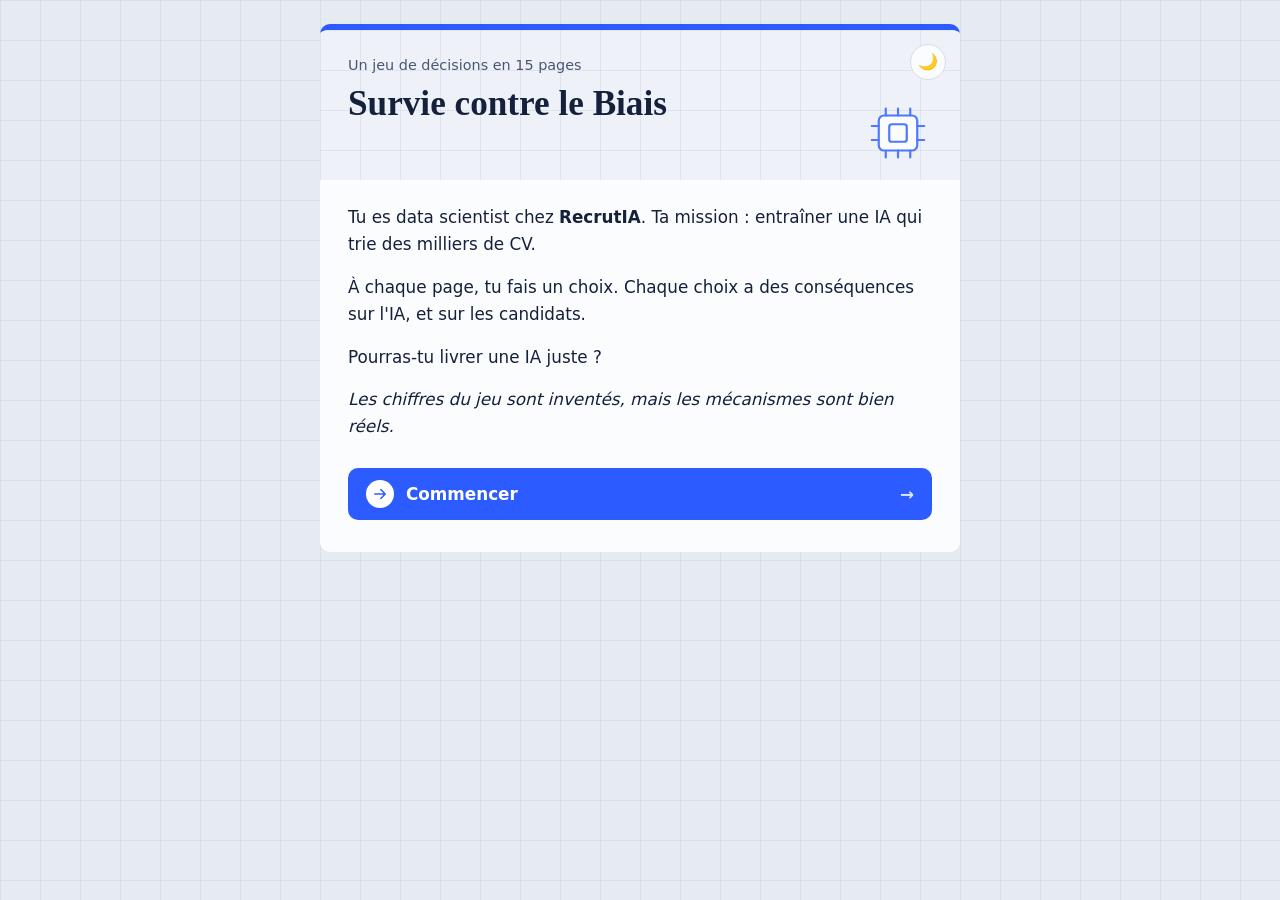
<file: index.html>
<!DOCTYPE html>
<html lang="fr">
<head>
  <meta charset="UTF-8">
  <meta name="viewport" content="width=device-width, initial-scale=1">
  <title>Survie contre le Biais</title>
  <link rel="stylesheet" href="style.css">
  <script src="theme.js"></script>
</head>
<body class="accueil">
  <main class="carte">
    <header>
      <button class="theme-bouton" type="button" aria-label="Passer en mode nuit">🌙</button>
      <p class="etape">Un jeu de décisions en 15 pages</p>
      <h1>Survie contre le Biais</h1>
      <img class="vignette" src="assets/backgrounds/vignette-puce.svg" alt="">
    </header>
    <section class="scene">
      <p>Tu es data scientist chez <strong>RecrutIA</strong>. Ta mission : entraîner une IA qui trie des milliers de CV.</p>
      <p>À chaque page, tu fais un choix. Chaque choix a des conséquences sur l'IA, et sur les candidats.</p>
      <p>Pourras-tu livrer une IA juste ?</p>
      <p><em>Les chiffres du jeu sont inventés, mais les mécanismes sont bien réels.</em></p>
    </section>
    <nav class="choix" aria-label="Tes choix">
      <a class="bouton" href="pages/mission.html">
        <img class="icone" src="assets/icons/fleche.svg" alt="">
        Commencer
      </a>
    </nav>
  </main>
</body>
</html>
</file>
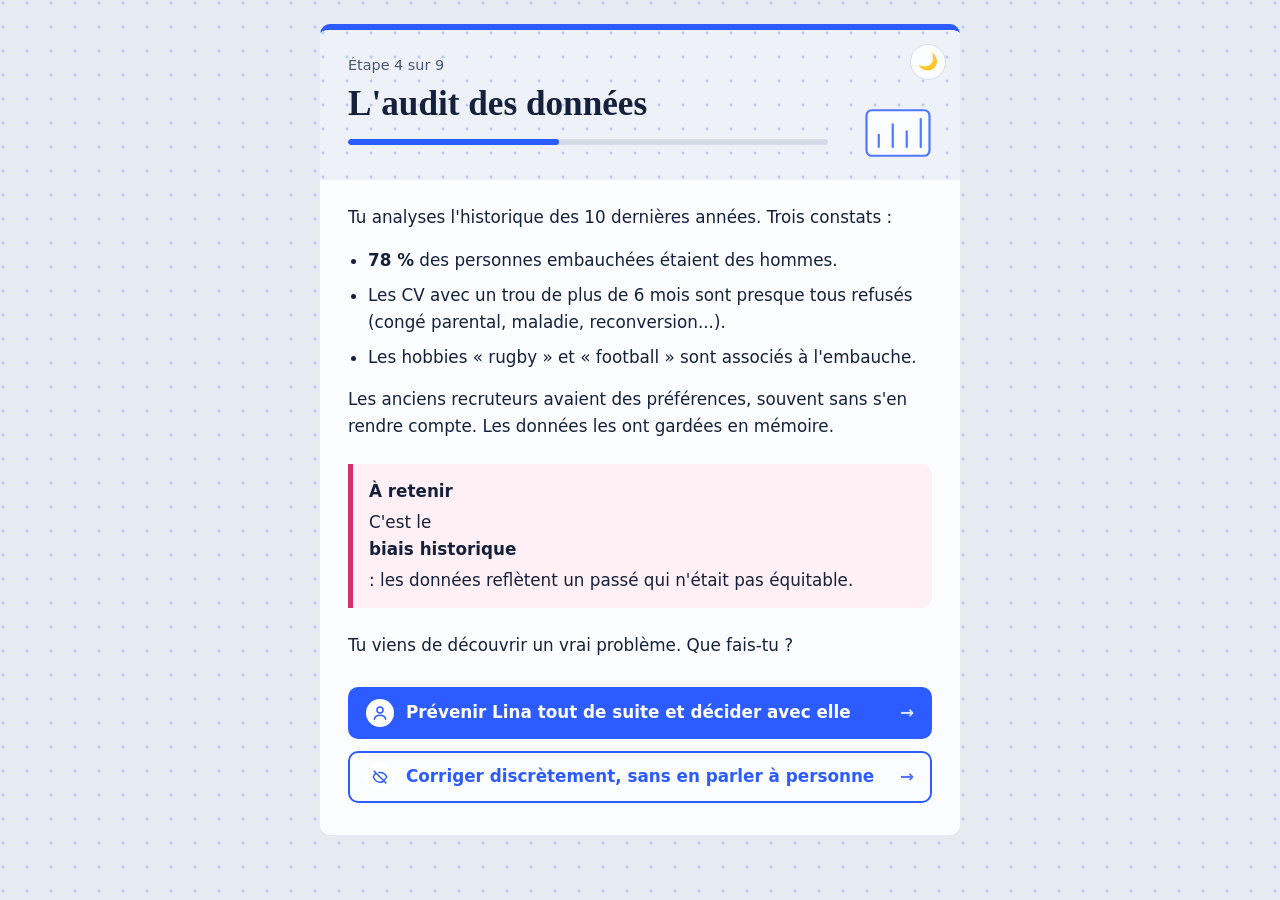
<file: pages/audit.html>
<!DOCTYPE html>
<html lang="fr">
<head>
  <meta charset="UTF-8">
  <meta name="viewport" content="width=device-width, initial-scale=1">
  <title>L'audit des données | Survie contre le Biais</title>
  <link rel="stylesheet" href="../style.css">
  <script src="../theme.js"></script>
</head>
<body>
  <main class="carte">
    <header>
      <button class="theme-bouton" type="button" aria-label="Passer en mode nuit">🌙</button>
      <p class="etape">Étape 4 sur 9</p>
      <h1>L'audit des données</h1>
      <div class="progression" role="progressbar" aria-label="Progression" aria-valuenow="4" aria-valuemin="0" aria-valuemax="9"><span style="--v:44%"></span></div>
      <img class="vignette" src="../assets/backgrounds/vignette-graphique.svg" alt="">
    </header>
    <section class="scene">
      <p>Tu analyses l'historique des 10 dernières années. Trois constats :</p>
      <ul>
        <li><strong>78 %</strong> des personnes embauchées étaient des hommes.</li>
        <li>Les CV avec un trou de plus de 6 mois sont presque tous refusés (congé parental, maladie, reconversion...).</li>
        <li>Les hobbies « rugby » et « football » sont associés à l'embauche.</li>
      </ul>
      <p>Les anciens recruteurs avaient des préférences, souvent sans s'en rendre compte. Les données les ont gardées en mémoire.</p>
      <aside class="retenir danger">
        <strong>À retenir</strong>
        C'est le <strong>biais historique</strong> : les données reflètent un passé qui n'était pas équitable.
      </aside>
      <p>Tu viens de découvrir un vrai problème. Que fais-tu ?</p>
    </section>
    <nav class="choix" aria-label="Tes choix">
      <a class="bouton" href="variables.html">
        <img class="icone" src="../assets/icons/utilisateur.svg" alt="">
        Prévenir Lina tout de suite et décider avec elle
      </a>
      <a class="bouton secondaire" href="silence.html">
        <img class="icone" src="../assets/icons/oeil-barre.svg" alt="">
        Corriger discrètement, sans en parler à personne
      </a>
    </nav>
  </main>
</body>
</html>
</file>
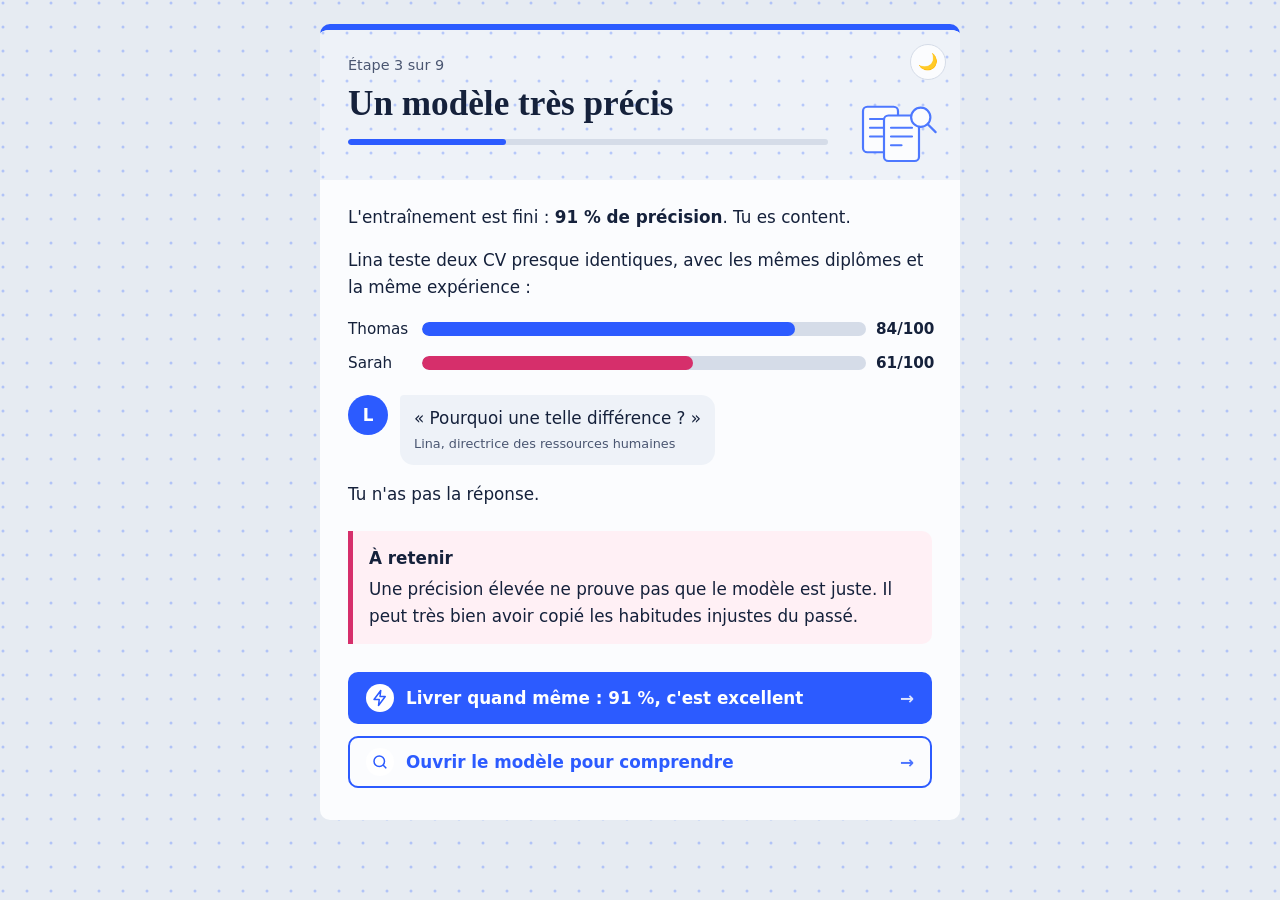
<file: pages/direct.html>
<!DOCTYPE html>
<html lang="fr">
<head>
  <meta charset="UTF-8">
  <meta name="viewport" content="width=device-width, initial-scale=1">
  <title>Un modèle très précis | Survie contre le Biais</title>
  <link rel="stylesheet" href="../style.css">
  <script src="../theme.js"></script>
</head>
<body>
  <main class="carte">
    <header>
      <button class="theme-bouton" type="button" aria-label="Passer en mode nuit">🌙</button>
      <p class="etape">Étape 3 sur 9</p>
      <h1>Un modèle très précis</h1>
      <div class="progression" role="progressbar" aria-label="Progression" aria-valuenow="3" aria-valuemin="0" aria-valuemax="9"><span style="--v:33%"></span></div>
      <img class="vignette" src="../assets/backgrounds/vignette-cvs.svg" alt="">
    </header>
    <section class="scene">
      <p>L'entraînement est fini : <strong>91 % de précision</strong>. Tu es content.</p>
      <p>Lina teste deux CV presque identiques, avec les mêmes diplômes et la même expérience :</p>
      <div class="barres">
        <div class="barre"><span>Thomas</span><span class="piste"><span class="jauge" style="--v:84%"></span></span><b>84/100</b></div>
        <div class="barre bas"><span>Sarah</span><span class="piste"><span class="jauge" style="--v:61%"></span></span><b>61/100</b></div>
      </div>
      <blockquote class="dialogue">
        <span class="avatar" aria-hidden="true">L</span>
        <div class="bulle"><p>« Pourquoi une telle différence ? »</p><cite>Lina, directrice des ressources humaines</cite></div>
      </blockquote>
      <p>Tu n'as pas la réponse.</p>
      <aside class="retenir danger">
        <strong>À retenir</strong>
        Une précision élevée ne prouve pas que le modèle est juste. Il peut très bien avoir copié les habitudes injustes du passé.
      </aside>
    </section>
    <nav class="choix" aria-label="Tes choix">
      <a class="bouton" href="fin-scandale.html">
        <img class="icone" src="../assets/icons/eclair.svg" alt="">
        Livrer quand même : 91 %, c'est excellent
      </a>
      <a class="bouton secondaire" href="audit.html">
        <img class="icone" src="../assets/icons/loupe.svg" alt="">
        Ouvrir le modèle pour comprendre
      </a>
    </nav>
  </main>
</body>
</html>
</file>
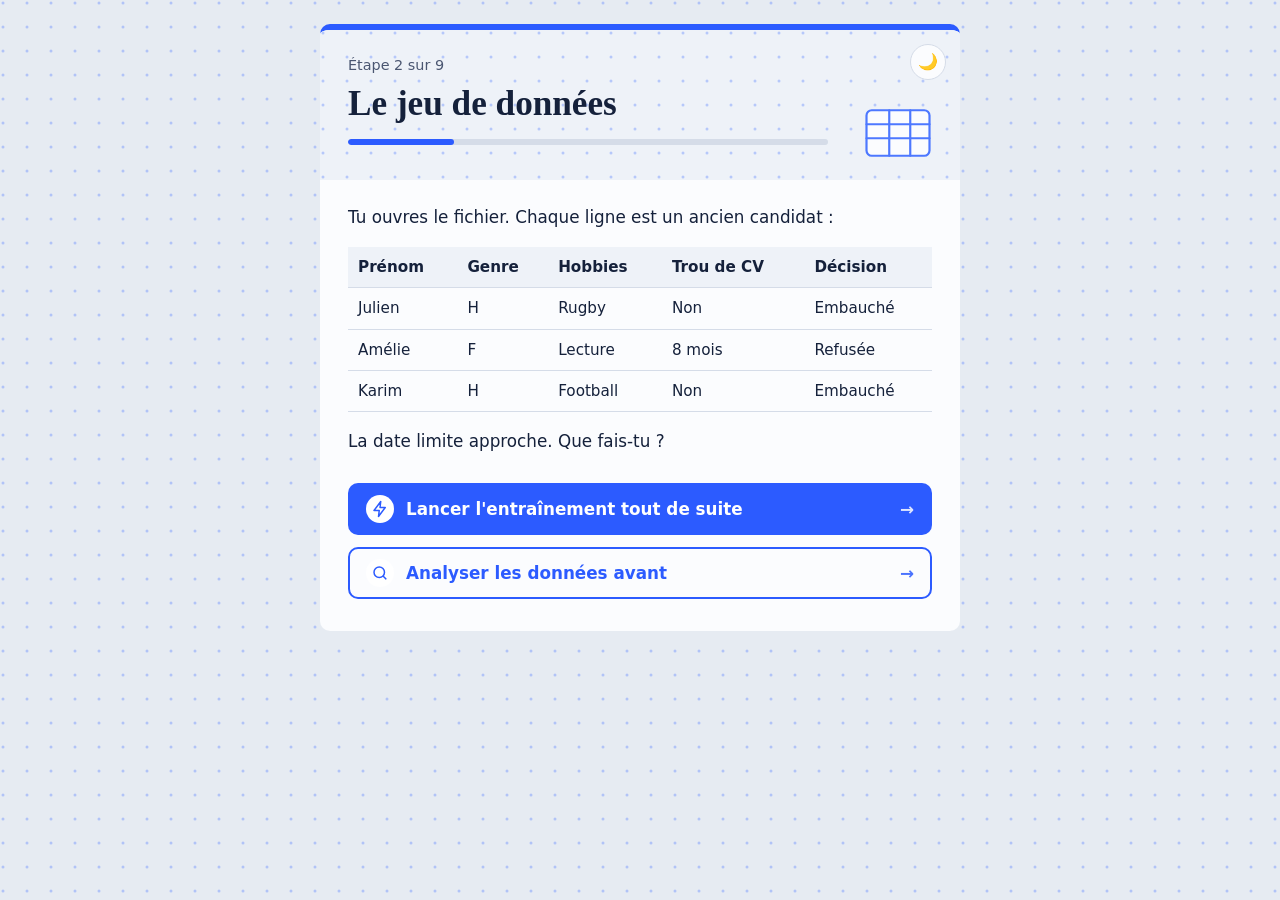
<file: pages/donnees.html>
<!DOCTYPE html>
<html lang="fr">
<head>
  <meta charset="UTF-8">
  <meta name="viewport" content="width=device-width, initial-scale=1">
  <title>Le jeu de données | Survie contre le Biais</title>
  <link rel="stylesheet" href="../style.css">
  <script src="../theme.js"></script>
</head>
<body>
  <main class="carte">
    <header>
      <button class="theme-bouton" type="button" aria-label="Passer en mode nuit">🌙</button>
      <p class="etape">Étape 2 sur 9</p>
      <h1>Le jeu de données</h1>
      <div class="progression" role="progressbar" aria-label="Progression" aria-valuenow="2" aria-valuemin="0" aria-valuemax="9"><span style="--v:22%"></span></div>
      <img class="vignette" src="../assets/backgrounds/vignette-tableau.svg" alt="">
    </header>
    <section class="scene">
      <p>Tu ouvres le fichier. Chaque ligne est un ancien candidat :</p>
      <table>
        <thead>
          <tr><th scope="col">Prénom</th><th scope="col">Genre</th><th scope="col">Hobbies</th><th scope="col">Trou de CV</th><th scope="col">Décision</th></tr>
        </thead>
        <tbody>
          <tr><td>Julien</td><td>H</td><td>Rugby</td><td>Non</td><td>Embauché</td></tr>
          <tr><td>Amélie</td><td>F</td><td>Lecture</td><td>8 mois</td><td>Refusée</td></tr>
          <tr><td>Karim</td><td>H</td><td>Football</td><td>Non</td><td>Embauché</td></tr>
        </tbody>
      </table>
      <p>La date limite approche. Que fais-tu ?</p>
    </section>
    <nav class="choix" aria-label="Tes choix">
      <a class="bouton" href="direct.html">
        <img class="icone" src="../assets/icons/eclair.svg" alt="">
        Lancer l'entraînement tout de suite
      </a>
      <a class="bouton secondaire" href="audit.html">
        <img class="icone" src="../assets/icons/loupe.svg" alt="">
        Analyser les données avant
      </a>
    </nav>
  </main>
</body>
</html>
</file>
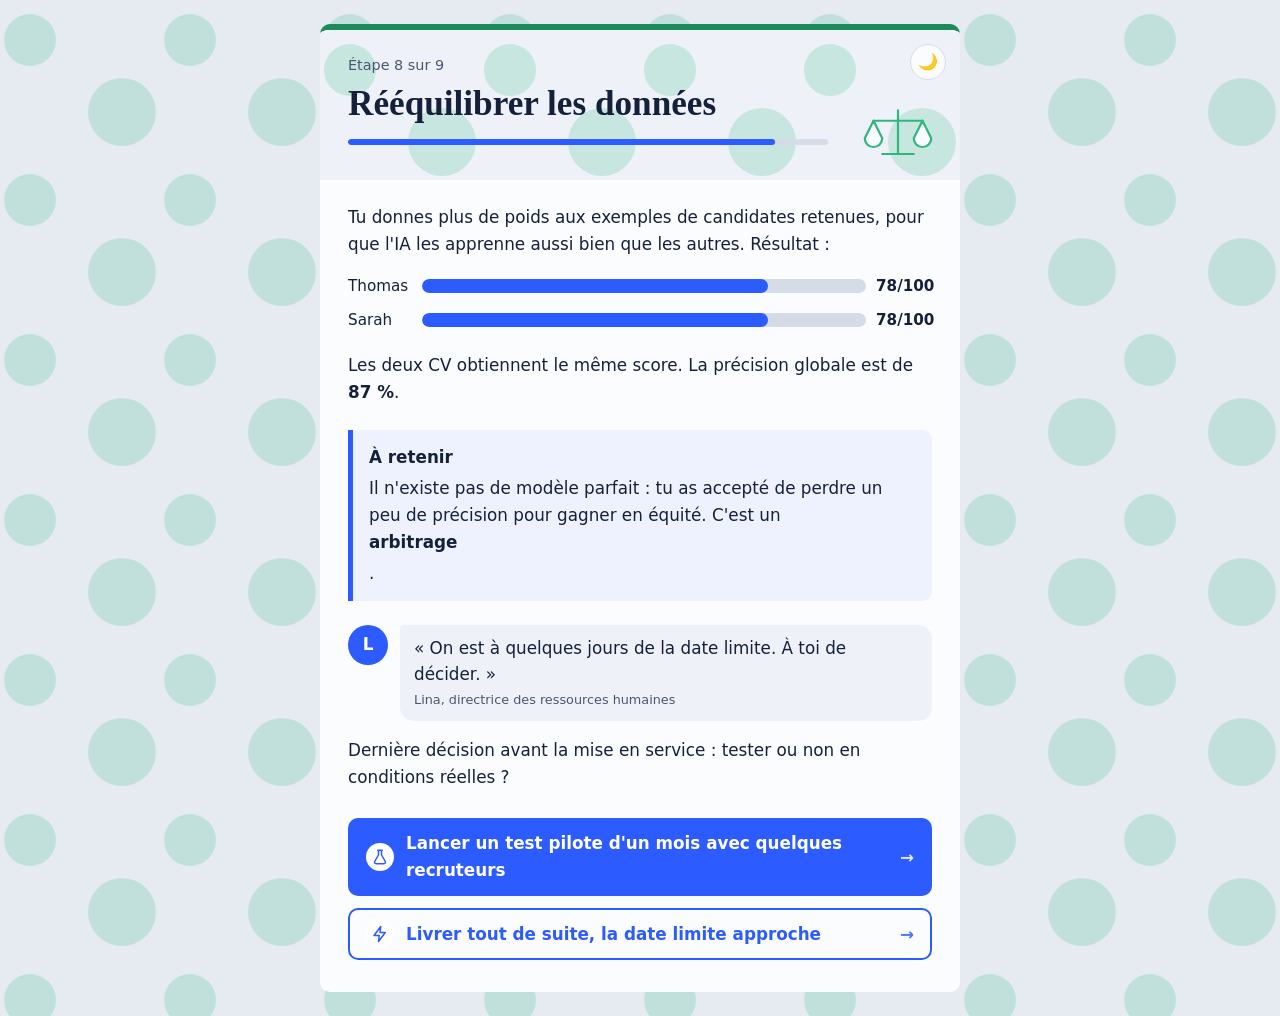
<file: pages/equilibrer.html>
<!DOCTYPE html>
<html lang="fr">
<head>
  <meta charset="UTF-8">
  <meta name="viewport" content="width=device-width, initial-scale=1">
  <title>Rééquilibrer les données | Survie contre le Biais</title>
  <link rel="stylesheet" href="../style.css">
  <script src="../theme.js"></script>
</head>
<body class="reussite">
  <main class="carte">
    <header>
      <button class="theme-bouton" type="button" aria-label="Passer en mode nuit">🌙</button>
      <p class="etape">Étape 8 sur 9</p>
      <h1>Rééquilibrer les données</h1>
      <div class="progression" role="progressbar" aria-label="Progression" aria-valuenow="8" aria-valuemin="0" aria-valuemax="9"><span style="--v:89%"></span></div>
      <img class="vignette" src="../assets/backgrounds/vignette-balance.svg" alt="">
    </header>
    <section class="scene">
      <p>Tu donnes plus de poids aux exemples de candidates retenues, pour que l'IA les apprenne aussi bien que les autres. Résultat :</p>
      <div class="barres">
        <div class="barre"><span>Thomas</span><span class="piste"><span class="jauge" style="--v:78%"></span></span><b>78/100</b></div>
        <div class="barre"><span>Sarah</span><span class="piste"><span class="jauge" style="--v:78%"></span></span><b>78/100</b></div>
      </div>
      <p>Les deux CV obtiennent le même score. La précision globale est de <strong>87 %</strong>.</p>
      <aside class="retenir">
        <strong>À retenir</strong>
        Il n'existe pas de modèle parfait : tu as accepté de perdre un peu de précision pour gagner en équité. C'est un <strong>arbitrage</strong>.
      </aside>
      <blockquote class="dialogue">
        <span class="avatar" aria-hidden="true">L</span>
        <div class="bulle"><p>« On est à quelques jours de la date limite. À toi de décider. »</p><cite>Lina, directrice des ressources humaines</cite></div>
      </blockquote>
      <p>Dernière décision avant la mise en service : tester ou non en conditions réelles ?</p>
    </section>
    <nav class="choix" aria-label="Tes choix">
      <a class="bouton" href="humain.html">
        <img class="icone" src="../assets/icons/fiole.svg" alt="">
        Lancer un test pilote d'un mois avec quelques recruteurs
      </a>
      <a class="bouton secondaire" href="fin-moyenne.html">
        <img class="icone" src="../assets/icons/eclair.svg" alt="">
        Livrer tout de suite, la date limite approche
      </a>
    </nav>
  </main>
</body>
</html>
</file>
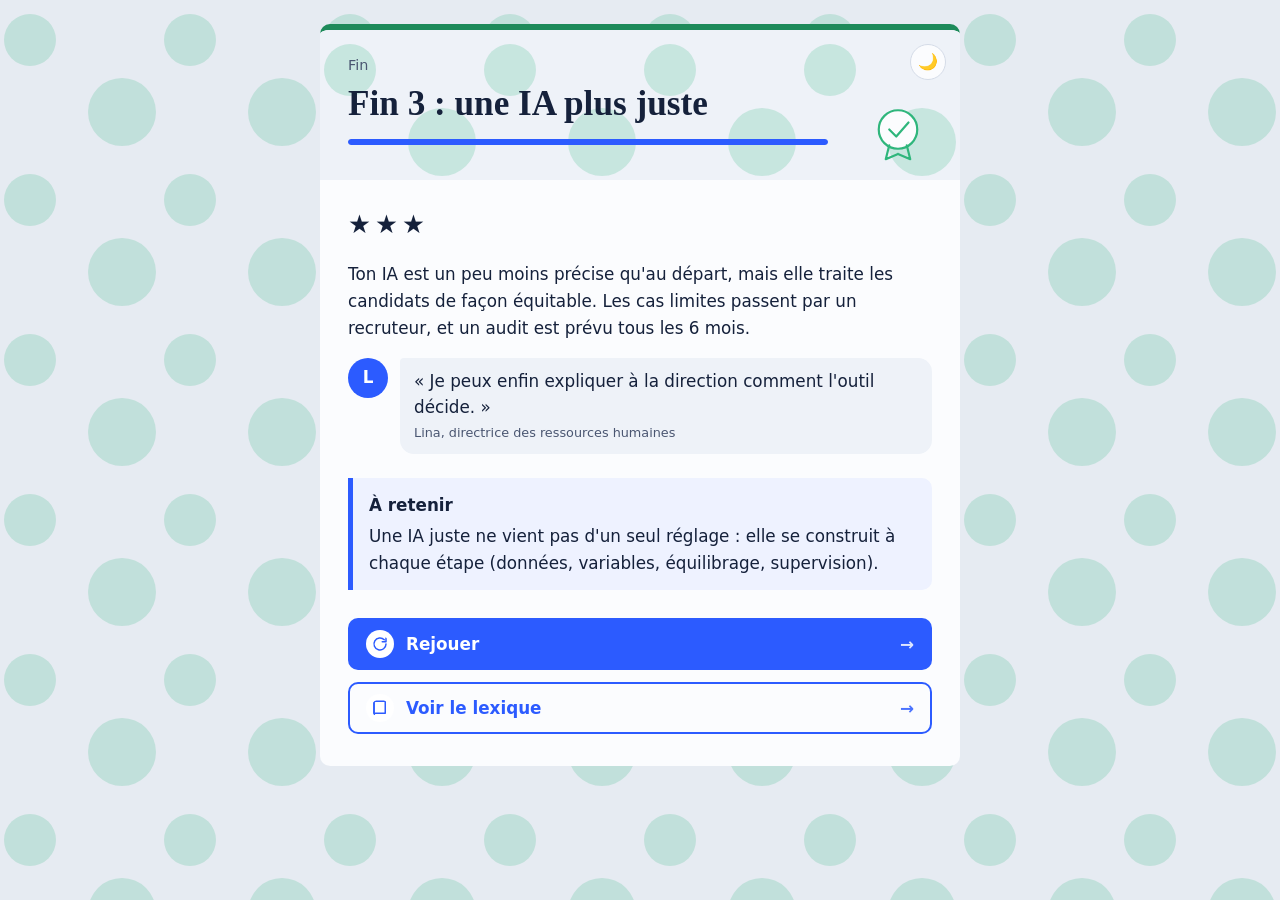
<file: pages/fin-bonne.html>
<!DOCTYPE html>
<html lang="fr">
<head>
  <meta charset="UTF-8">
  <meta name="viewport" content="width=device-width, initial-scale=1">
  <title>Fin 3 : une IA plus juste | Survie contre le Biais</title>
  <link rel="stylesheet" href="../style.css">
  <script src="../theme.js"></script>
</head>
<body class="reussite">
  <main class="carte">
    <header>
      <button class="theme-bouton" type="button" aria-label="Passer en mode nuit">🌙</button>
      <p class="etape">Fin</p>
      <h1>Fin 3 : une IA plus juste</h1>
      <div class="progression" role="progressbar" aria-label="Progression" aria-valuenow="9" aria-valuemin="0" aria-valuemax="9"><span style="--v:100%"></span></div>
      <img class="vignette" src="../assets/backgrounds/vignette-badge.svg" alt="">
    </header>
    <section class="scene">
      <p class="etoiles" aria-label="3 étoiles sur 3">★★★</p>
      <p>Ton IA est un peu moins précise qu'au départ, mais elle traite les candidats de façon équitable. Les cas limites passent par un recruteur, et un audit est prévu tous les 6 mois.</p>
      <blockquote class="dialogue">
        <span class="avatar" aria-hidden="true">L</span>
        <div class="bulle"><p>« Je peux enfin expliquer à la direction comment l'outil décide. »</p><cite>Lina, directrice des ressources humaines</cite></div>
      </blockquote>
      <aside class="retenir">
        <strong>À retenir</strong>
        Une IA juste ne vient pas d'un seul réglage : elle se construit à chaque étape (données, variables, équilibrage, supervision).
      </aside>
    </section>
    <nav class="choix" aria-label="Tes choix">
      <a class="bouton" href="../index.html">
        <img class="icone" src="../assets/icons/rejouer.svg" alt="">
        Rejouer
      </a>
      <a class="bouton secondaire" href="lexique.html">
        <img class="icone" src="../assets/icons/livre.svg" alt="">
        Voir le lexique
      </a>
    </nav>
  </main>
</body>
</html>
</file>
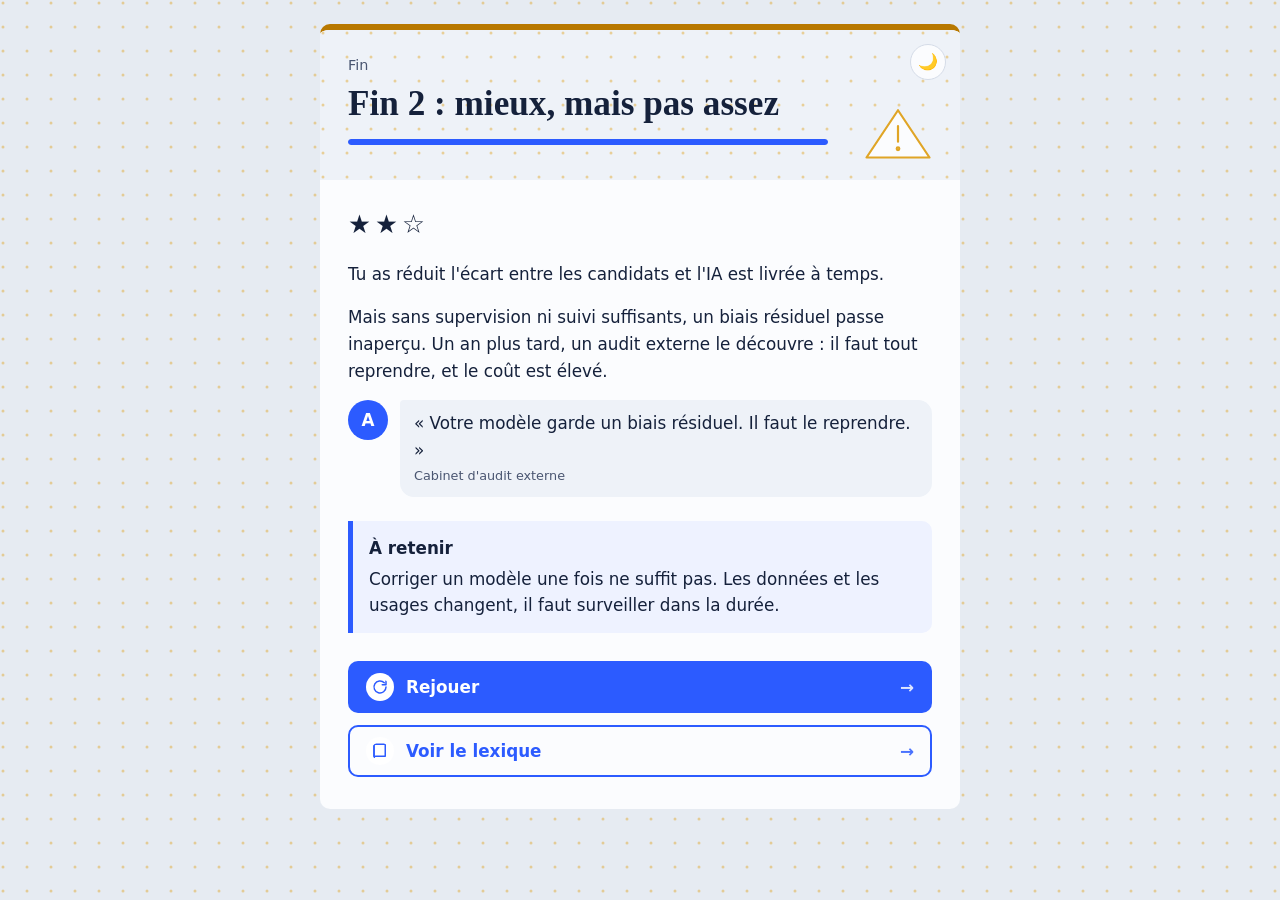
<file: pages/fin-moyenne.html>
<!DOCTYPE html>
<html lang="fr">
<head>
  <meta charset="UTF-8">
  <meta name="viewport" content="width=device-width, initial-scale=1">
  <title>Fin 2 : mieux, mais pas assez | Survie contre le Biais</title>
  <link rel="stylesheet" href="../style.css">
  <script src="../theme.js"></script>
</head>
<body class="mitige">
  <main class="carte">
    <header>
      <button class="theme-bouton" type="button" aria-label="Passer en mode nuit">🌙</button>
      <p class="etape">Fin</p>
      <h1>Fin 2 : mieux, mais pas assez</h1>
      <div class="progression" role="progressbar" aria-label="Progression" aria-valuenow="9" aria-valuemin="0" aria-valuemax="9"><span style="--v:100%"></span></div>
      <img class="vignette" src="../assets/backgrounds/vignette-alerte.svg" alt="">
    </header>
    <section class="scene">
      <p class="etoiles" aria-label="2 étoiles sur 3">★★☆</p>
      <p>Tu as réduit l'écart entre les candidats et l'IA est livrée à temps.</p>
      <p>Mais sans supervision ni suivi suffisants, un biais résiduel passe inaperçu. Un an plus tard, un audit externe le découvre : il faut tout reprendre, et le coût est élevé.</p>
      <blockquote class="dialogue">
        <span class="avatar" aria-hidden="true">A</span>
        <div class="bulle"><p>« Votre modèle garde un biais résiduel. Il faut le reprendre. »</p><cite>Cabinet d'audit externe</cite></div>
      </blockquote>
      <aside class="retenir">
        <strong>À retenir</strong>
        Corriger un modèle une fois ne suffit pas. Les données et les usages changent, il faut surveiller dans la durée.
      </aside>
    </section>
    <nav class="choix" aria-label="Tes choix">
      <a class="bouton" href="../index.html">
        <img class="icone" src="../assets/icons/rejouer.svg" alt="">
        Rejouer
      </a>
      <a class="bouton secondaire" href="lexique.html">
        <img class="icone" src="../assets/icons/livre.svg" alt="">
        Voir le lexique
      </a>
    </nav>
  </main>
</body>
</html>
</file>
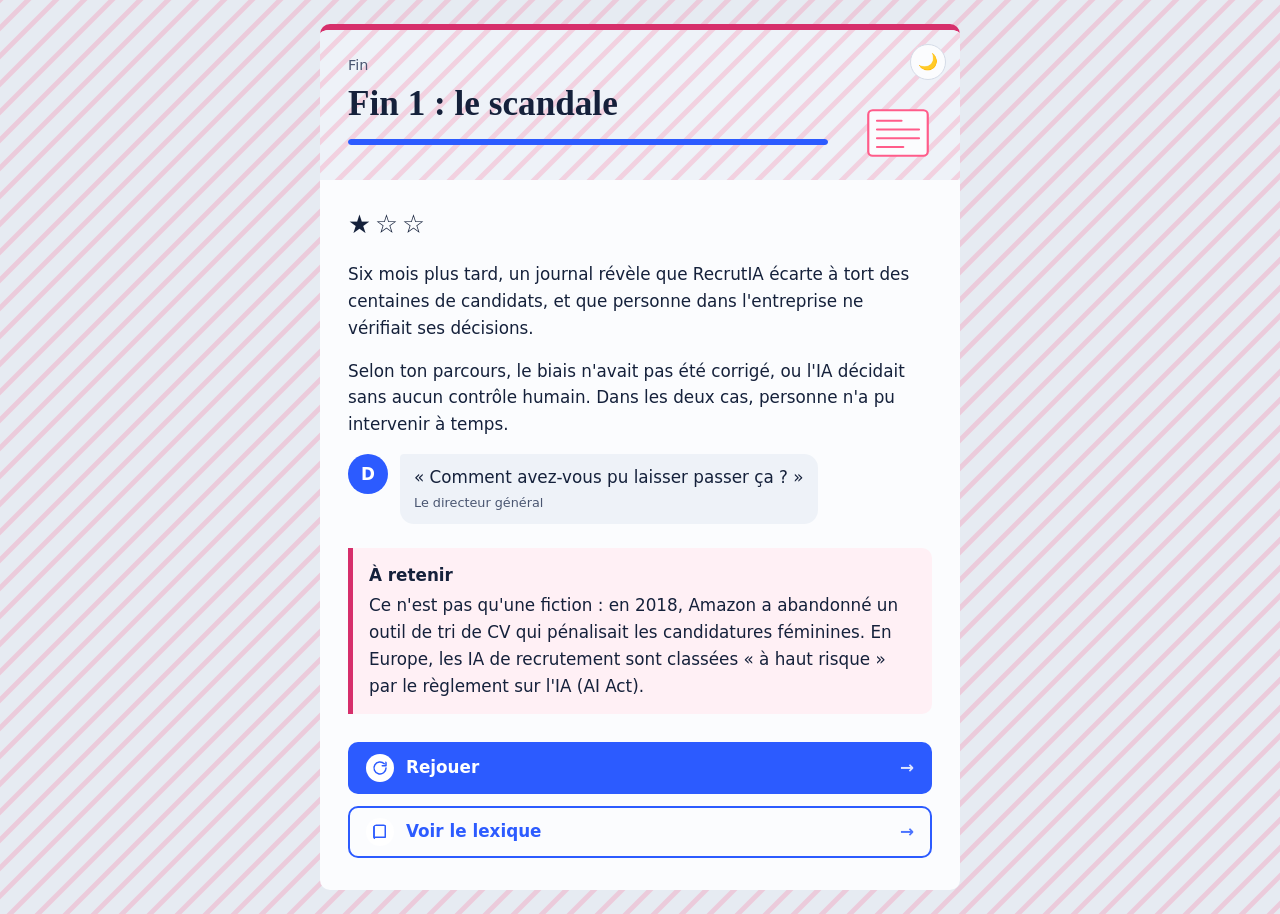
<file: pages/fin-scandale.html>
<!DOCTYPE html>
<html lang="fr">
<head>
  <meta charset="UTF-8">
  <meta name="viewport" content="width=device-width, initial-scale=1">
  <title>Fin 1 : le scandale | Survie contre le Biais</title>
  <link rel="stylesheet" href="../style.css">
  <script src="../theme.js"></script>
</head>
<body class="danger">
  <main class="carte">
    <header>
      <button class="theme-bouton" type="button" aria-label="Passer en mode nuit">🌙</button>
      <p class="etape">Fin</p>
      <h1>Fin 1 : le scandale</h1>
      <div class="progression" role="progressbar" aria-label="Progression" aria-valuenow="9" aria-valuemin="0" aria-valuemax="9"><span style="--v:100%"></span></div>
      <img class="vignette" src="../assets/backgrounds/vignette-journal.svg" alt="">
    </header>
    <section class="scene">
      <p class="etoiles" aria-label="1 étoile sur 3">★☆☆</p>
      <p>Six mois plus tard, un journal révèle que RecrutIA écarte à tort des centaines de candidats, et que personne dans l'entreprise ne vérifiait ses décisions.</p>
      <p>Selon ton parcours, le biais n'avait pas été corrigé, ou l'IA décidait sans aucun contrôle humain. Dans les deux cas, personne n'a pu intervenir à temps.</p>
      <blockquote class="dialogue">
        <span class="avatar" aria-hidden="true">D</span>
        <div class="bulle"><p>« Comment avez-vous pu laisser passer ça ? »</p><cite>Le directeur général</cite></div>
      </blockquote>
      <aside class="retenir danger">
        <strong>À retenir</strong>
        Ce n'est pas qu'une fiction : en 2018, Amazon a abandonné un outil de tri de CV qui pénalisait les candidatures féminines. En Europe, les IA de recrutement sont classées « à haut risque » par le règlement sur l'IA (AI Act).
      </aside>
    </section>
    <nav class="choix" aria-label="Tes choix">
      <a class="bouton" href="../index.html">
        <img class="icone" src="../assets/icons/rejouer.svg" alt="">
        Rejouer
      </a>
      <a class="bouton secondaire" href="lexique.html">
        <img class="icone" src="../assets/icons/livre.svg" alt="">
        Voir le lexique
      </a>
    </nav>
  </main>
</body>
</html>
</file>
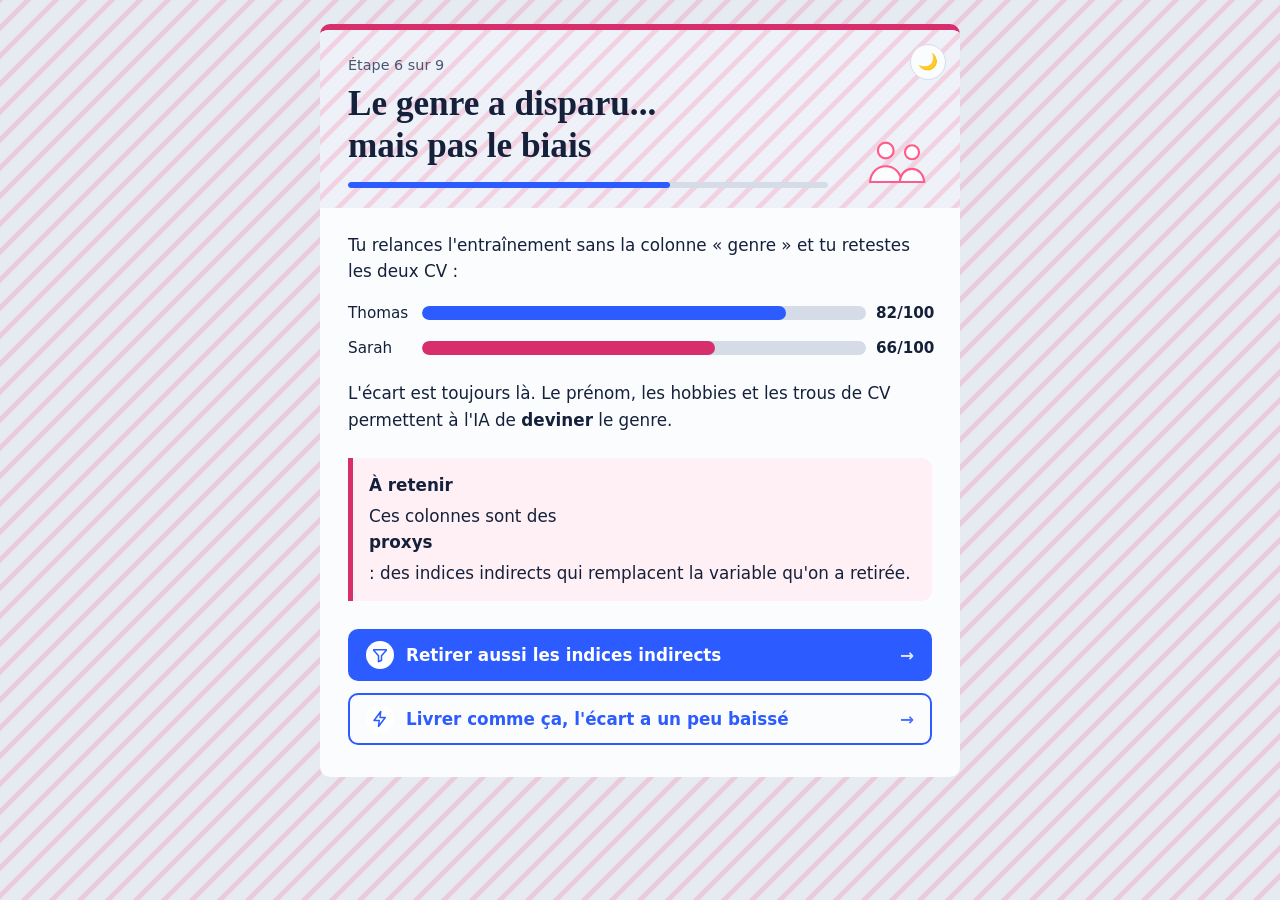
<file: pages/genre-seul.html>
<!DOCTYPE html>
<html lang="fr">
<head>
  <meta charset="UTF-8">
  <meta name="viewport" content="width=device-width, initial-scale=1">
  <title>Le genre a disparu... mais pas le biais | Survie contre le Biais</title>
  <link rel="stylesheet" href="../style.css">
  <script src="../theme.js"></script>
</head>
<body class="danger">
  <main class="carte">
    <header>
      <button class="theme-bouton" type="button" aria-label="Passer en mode nuit">🌙</button>
      <p class="etape">Étape 6 sur 9</p>
      <h1>Le genre a disparu... mais pas le biais</h1>
      <div class="progression" role="progressbar" aria-label="Progression" aria-valuenow="6" aria-valuemin="0" aria-valuemax="9"><span style="--v:67%"></span></div>
      <img class="vignette" src="../assets/backgrounds/vignette-silhouettes.svg" alt="">
    </header>
    <section class="scene">
      <p>Tu relances l'entraînement sans la colonne « genre » et tu retestes les deux CV :</p>
      <div class="barres">
        <div class="barre"><span>Thomas</span><span class="piste"><span class="jauge" style="--v:82%"></span></span><b>82/100</b></div>
        <div class="barre bas"><span>Sarah</span><span class="piste"><span class="jauge" style="--v:66%"></span></span><b>66/100</b></div>
      </div>
      <p>L'écart est toujours là. Le prénom, les hobbies et les trous de CV permettent à l'IA de <strong>deviner</strong> le genre.</p>
      <aside class="retenir danger">
        <strong>À retenir</strong>
        Ces colonnes sont des <strong>proxys</strong> : des indices indirects qui remplacent la variable qu'on a retirée.
      </aside>
    </section>
    <nav class="choix" aria-label="Tes choix">
      <a class="bouton" href="proxys.html">
        <img class="icone" src="../assets/icons/filtre.svg" alt="">
        Retirer aussi les indices indirects
      </a>
      <a class="bouton secondaire" href="fin-moyenne.html">
        <img class="icone" src="../assets/icons/eclair.svg" alt="">
        Livrer comme ça, l'écart a un peu baissé
      </a>
    </nav>
  </main>
</body>
</html>
</file>
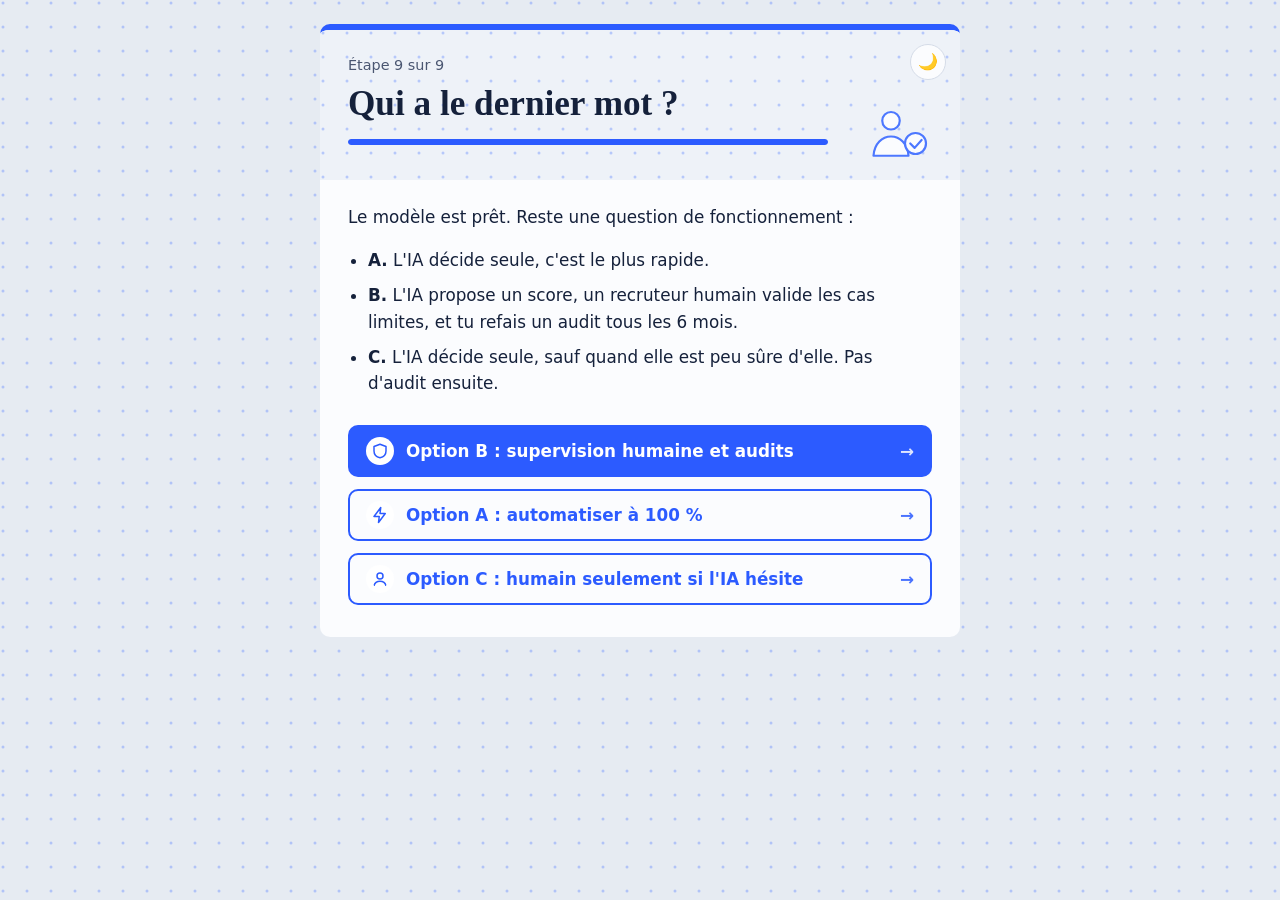
<file: pages/humain.html>
<!DOCTYPE html>
<html lang="fr">
<head>
  <meta charset="UTF-8">
  <meta name="viewport" content="width=device-width, initial-scale=1">
  <title>Qui a le dernier mot ? | Survie contre le Biais</title>
  <link rel="stylesheet" href="../style.css">
  <script src="../theme.js"></script>
</head>
<body>
  <main class="carte">
    <header>
      <button class="theme-bouton" type="button" aria-label="Passer en mode nuit">🌙</button>
      <p class="etape">Étape 9 sur 9</p>
      <h1>Qui a le dernier mot ?</h1>
      <div class="progression" role="progressbar" aria-label="Progression" aria-valuenow="9" aria-valuemin="0" aria-valuemax="9"><span style="--v:100%"></span></div>
      <img class="vignette" src="../assets/backgrounds/vignette-humain.svg" alt="">
    </header>
    <section class="scene">
      <p>Le modèle est prêt. Reste une question de fonctionnement :</p>
      <ul>
        <li><strong>A.</strong> L'IA décide seule, c'est le plus rapide.</li>
        <li><strong>B.</strong> L'IA propose un score, un recruteur humain valide les cas limites, et tu refais un audit tous les 6 mois.</li>
        <li><strong>C.</strong> L'IA décide seule, sauf quand elle est peu sûre d'elle. Pas d'audit ensuite.</li>
      </ul>
    </section>
    <nav class="choix" aria-label="Tes choix">
      <a class="bouton" href="fin-bonne.html">
        <img class="icone" src="../assets/icons/bouclier.svg" alt="">
        Option B : supervision humaine et audits
      </a>
      <a class="bouton secondaire" href="fin-scandale.html">
        <img class="icone" src="../assets/icons/eclair.svg" alt="">
        Option A : automatiser à 100 %
      </a>
      <a class="bouton secondaire" href="fin-moyenne.html">
        <img class="icone" src="../assets/icons/utilisateur.svg" alt="">
        Option C : humain seulement si l'IA hésite
      </a>
    </nav>
  </main>
</body>
</html>
</file>
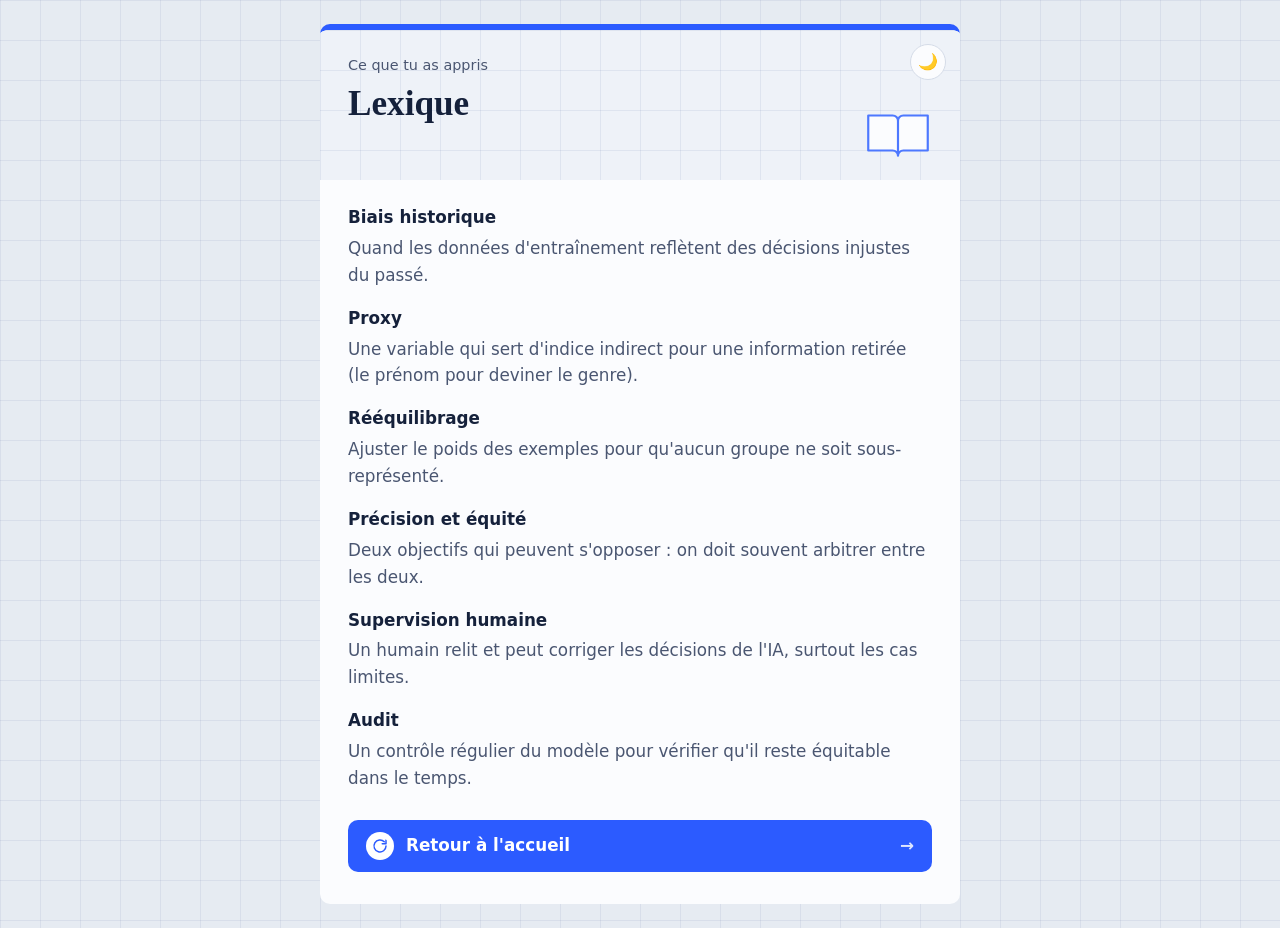
<file: pages/lexique.html>
<!DOCTYPE html>
<html lang="fr">
<head>
  <meta charset="UTF-8">
  <meta name="viewport" content="width=device-width, initial-scale=1">
  <title>Lexique | Survie contre le Biais</title>
  <link rel="stylesheet" href="../style.css">
  <script src="../theme.js"></script>
</head>
<body class="accueil">
  <main class="carte">
    <header>
      <button class="theme-bouton" type="button" aria-label="Passer en mode nuit">🌙</button>
      <p class="etape">Ce que tu as appris</p>
      <h1>Lexique</h1>
      <img class="vignette" src="../assets/backgrounds/vignette-livre.svg" alt="">
    </header>
    <section class="scene">
      <dl>
        <dt>Biais historique</dt>
        <dd>Quand les données d'entraînement reflètent des décisions injustes du passé.</dd>
        <dt>Proxy</dt>
        <dd>Une variable qui sert d'indice indirect pour une information retirée (le prénom pour deviner le genre).</dd>
        <dt>Rééquilibrage</dt>
        <dd>Ajuster le poids des exemples pour qu'aucun groupe ne soit sous-représenté.</dd>
        <dt>Précision et équité</dt>
        <dd>Deux objectifs qui peuvent s'opposer : on doit souvent arbitrer entre les deux.</dd>
        <dt>Supervision humaine</dt>
        <dd>Un humain relit et peut corriger les décisions de l'IA, surtout les cas limites.</dd>
        <dt>Audit</dt>
        <dd>Un contrôle régulier du modèle pour vérifier qu'il reste équitable dans le temps.</dd>
      </dl>
    </section>
    <nav class="choix" aria-label="Tes choix">
      <a class="bouton" href="../index.html">
        <img class="icone" src="../assets/icons/rejouer.svg" alt="">
        Retour à l'accueil
      </a>
    </nav>
  </main>
</body>
</html>
</file>
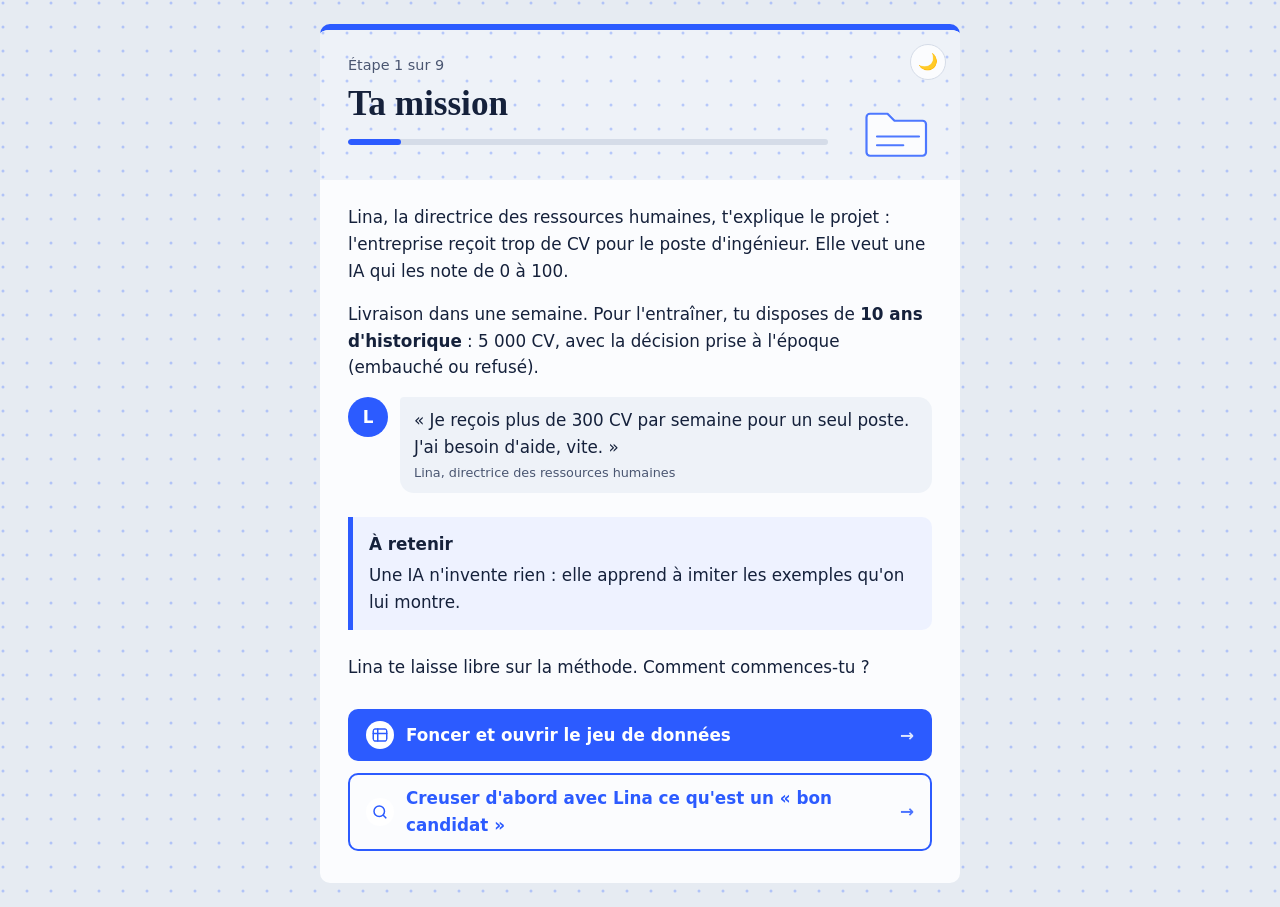
<file: pages/mission.html>
<!DOCTYPE html>
<html lang="fr">
<head>
  <meta charset="UTF-8">
  <meta name="viewport" content="width=device-width, initial-scale=1">
  <title>Ta mission | Survie contre le Biais</title>
  <link rel="stylesheet" href="../style.css">
  <script src="../theme.js"></script>
</head>
<body>
  <main class="carte">
    <header>
      <button class="theme-bouton" type="button" aria-label="Passer en mode nuit">🌙</button>
      <p class="etape">Étape 1 sur 9</p>
      <h1>Ta mission</h1>
      <div class="progression" role="progressbar" aria-label="Progression" aria-valuenow="1" aria-valuemin="0" aria-valuemax="9"><span style="--v:11%"></span></div>
      <img class="vignette" src="../assets/backgrounds/vignette-dossier.svg" alt="">
    </header>
    <section class="scene">
      <p>Lina, la directrice des ressources humaines, t'explique le projet : l'entreprise reçoit trop de CV pour le poste d'ingénieur. Elle veut une IA qui les note de 0 à 100.</p>
      <p>Livraison dans une semaine. Pour l'entraîner, tu disposes de <strong>10 ans d'historique</strong> : 5 000 CV, avec la décision prise à l'époque (embauché ou refusé).</p>
      <blockquote class="dialogue">
        <span class="avatar" aria-hidden="true">L</span>
        <div class="bulle"><p>« Je reçois plus de 300 CV par semaine pour un seul poste. J'ai besoin d'aide, vite. »</p><cite>Lina, directrice des ressources humaines</cite></div>
      </blockquote>
      <aside class="retenir">
        <strong>À retenir</strong>
        Une IA n'invente rien : elle apprend à imiter les exemples qu'on lui montre.
      </aside>
      <p>Lina te laisse libre sur la méthode. Comment commences-tu ?</p>
    </section>
    <nav class="choix" aria-label="Tes choix">
      <a class="bouton" href="donnees.html">
        <img class="icone" src="../assets/icons/tableau.svg" alt="">
        Foncer et ouvrir le jeu de données
      </a>
      <a class="bouton secondaire" href="audit.html">
        <img class="icone" src="../assets/icons/loupe.svg" alt="">
        Creuser d'abord avec Lina ce qu'est un « bon candidat »
      </a>
    </nav>
  </main>
</body>
</html>
</file>
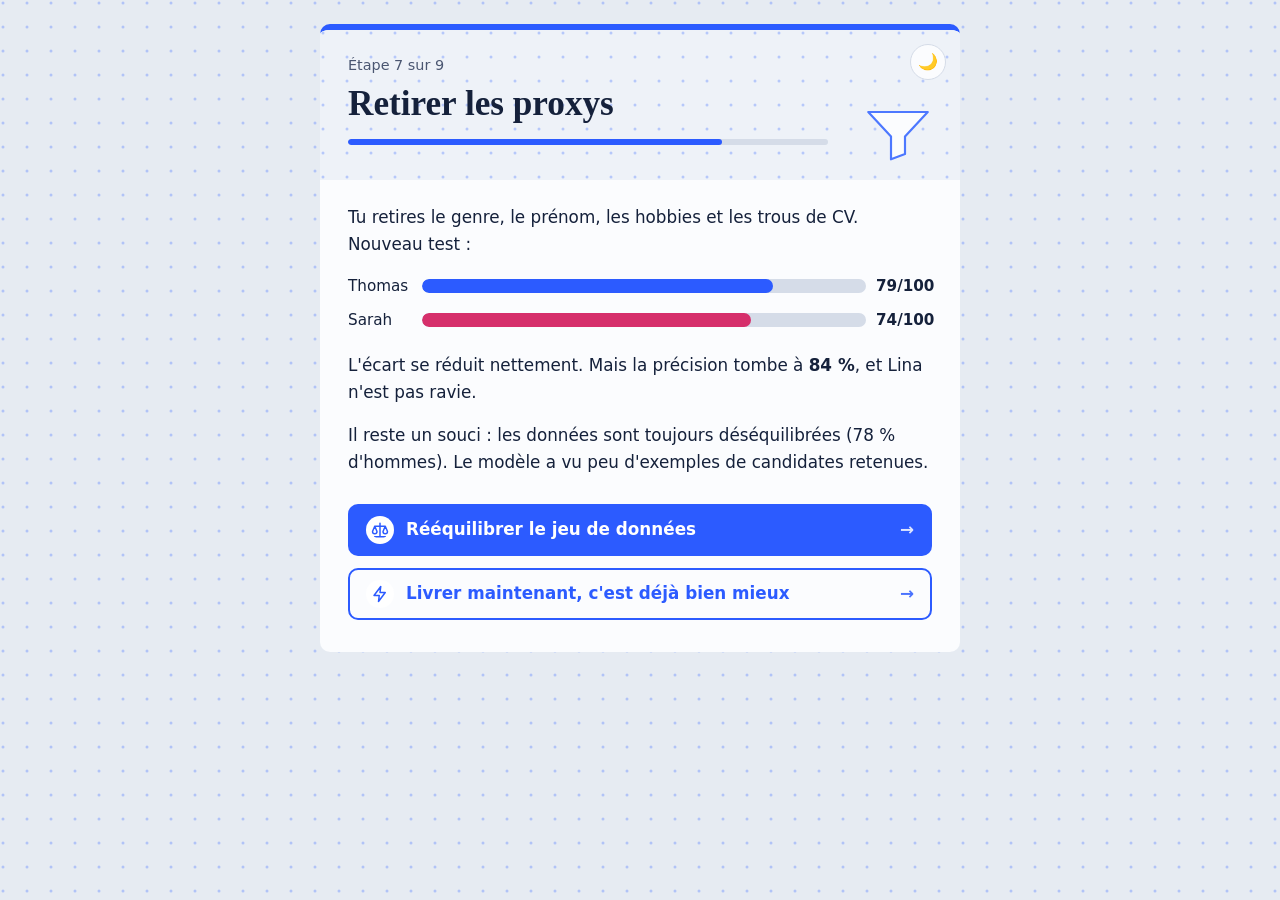
<file: pages/proxys.html>
<!DOCTYPE html>
<html lang="fr">
<head>
  <meta charset="UTF-8">
  <meta name="viewport" content="width=device-width, initial-scale=1">
  <title>Retirer les proxys | Survie contre le Biais</title>
  <link rel="stylesheet" href="../style.css">
  <script src="../theme.js"></script>
</head>
<body>
  <main class="carte">
    <header>
      <button class="theme-bouton" type="button" aria-label="Passer en mode nuit">🌙</button>
      <p class="etape">Étape 7 sur 9</p>
      <h1>Retirer les proxys</h1>
      <div class="progression" role="progressbar" aria-label="Progression" aria-valuenow="7" aria-valuemin="0" aria-valuemax="9"><span style="--v:78%"></span></div>
      <img class="vignette" src="../assets/backgrounds/vignette-filtre.svg" alt="">
    </header>
    <section class="scene">
      <p>Tu retires le genre, le prénom, les hobbies et les trous de CV. Nouveau test :</p>
      <div class="barres">
        <div class="barre"><span>Thomas</span><span class="piste"><span class="jauge" style="--v:79%"></span></span><b>79/100</b></div>
        <div class="barre bas"><span>Sarah</span><span class="piste"><span class="jauge" style="--v:74%"></span></span><b>74/100</b></div>
      </div>
      <p>L'écart se réduit nettement. Mais la précision tombe à <strong>84 %</strong>, et Lina n'est pas ravie.</p>
      <p>Il reste un souci : les données sont toujours déséquilibrées (78 % d'hommes). Le modèle a vu peu d'exemples de candidates retenues.</p>
    </section>
    <nav class="choix" aria-label="Tes choix">
      <a class="bouton" href="equilibrer.html">
        <img class="icone" src="../assets/icons/balance.svg" alt="">
        Rééquilibrer le jeu de données
      </a>
      <a class="bouton secondaire" href="fin-moyenne.html">
        <img class="icone" src="../assets/icons/eclair.svg" alt="">
        Livrer maintenant, c'est déjà bien mieux
      </a>
    </nav>
  </main>
</body>
</html>
</file>
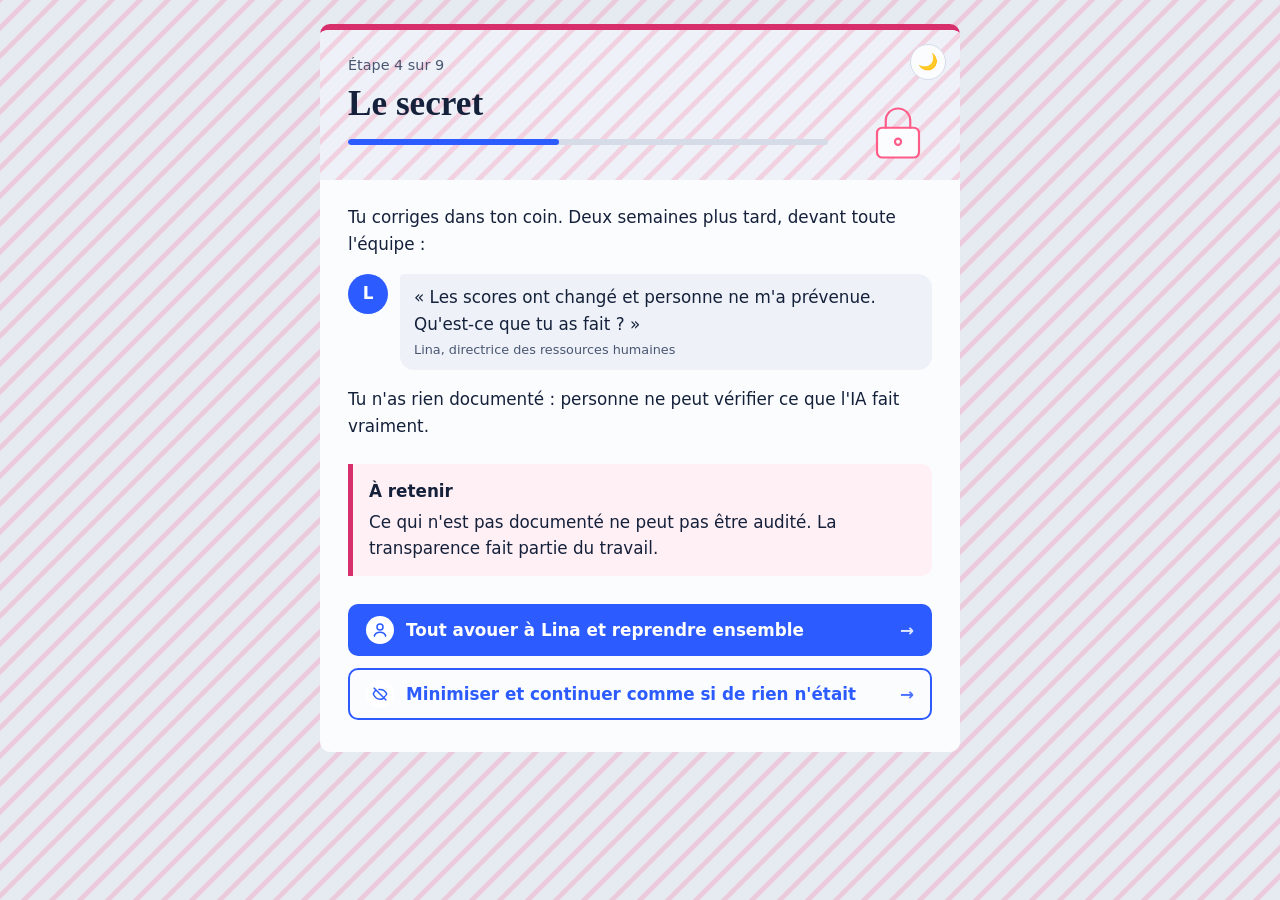
<file: pages/silence.html>
<!DOCTYPE html>
<html lang="fr">
<head>
  <meta charset="UTF-8">
  <meta name="viewport" content="width=device-width, initial-scale=1">
  <title>Le secret | Survie contre le Biais</title>
  <link rel="stylesheet" href="../style.css">
  <script src="../theme.js"></script>
</head>
<body class="danger">
  <main class="carte">
    <header>
      <button class="theme-bouton" type="button" aria-label="Passer en mode nuit">🌙</button>
      <p class="etape">Étape 4 sur 9</p>
      <h1>Le secret</h1>
      <div class="progression" role="progressbar" aria-label="Progression" aria-valuenow="4" aria-valuemin="0" aria-valuemax="9"><span style="--v:44%"></span></div>
      <img class="vignette" src="../assets/backgrounds/vignette-cadenas.svg" alt="">
    </header>
    <section class="scene">
      <p>Tu corriges dans ton coin. Deux semaines plus tard, devant toute l'équipe :</p>
      <blockquote class="dialogue">
        <span class="avatar" aria-hidden="true">L</span>
        <div class="bulle"><p>« Les scores ont changé et personne ne m'a prévenue. Qu'est-ce que tu as fait ? »</p><cite>Lina, directrice des ressources humaines</cite></div>
      </blockquote>
      <p>Tu n'as rien documenté : personne ne peut vérifier ce que l'IA fait vraiment.</p>
      <aside class="retenir danger">
        <strong>À retenir</strong>
        Ce qui n'est pas documenté ne peut pas être audité. La transparence fait partie du travail.
      </aside>
    </section>
    <nav class="choix" aria-label="Tes choix">
      <a class="bouton" href="variables.html">
        <img class="icone" src="../assets/icons/utilisateur.svg" alt="">
        Tout avouer à Lina et reprendre ensemble
      </a>
      <a class="bouton secondaire" href="fin-scandale.html">
        <img class="icone" src="../assets/icons/oeil-barre.svg" alt="">
        Minimiser et continuer comme si de rien n'était
      </a>
    </nav>
  </main>
</body>
</html>
</file>
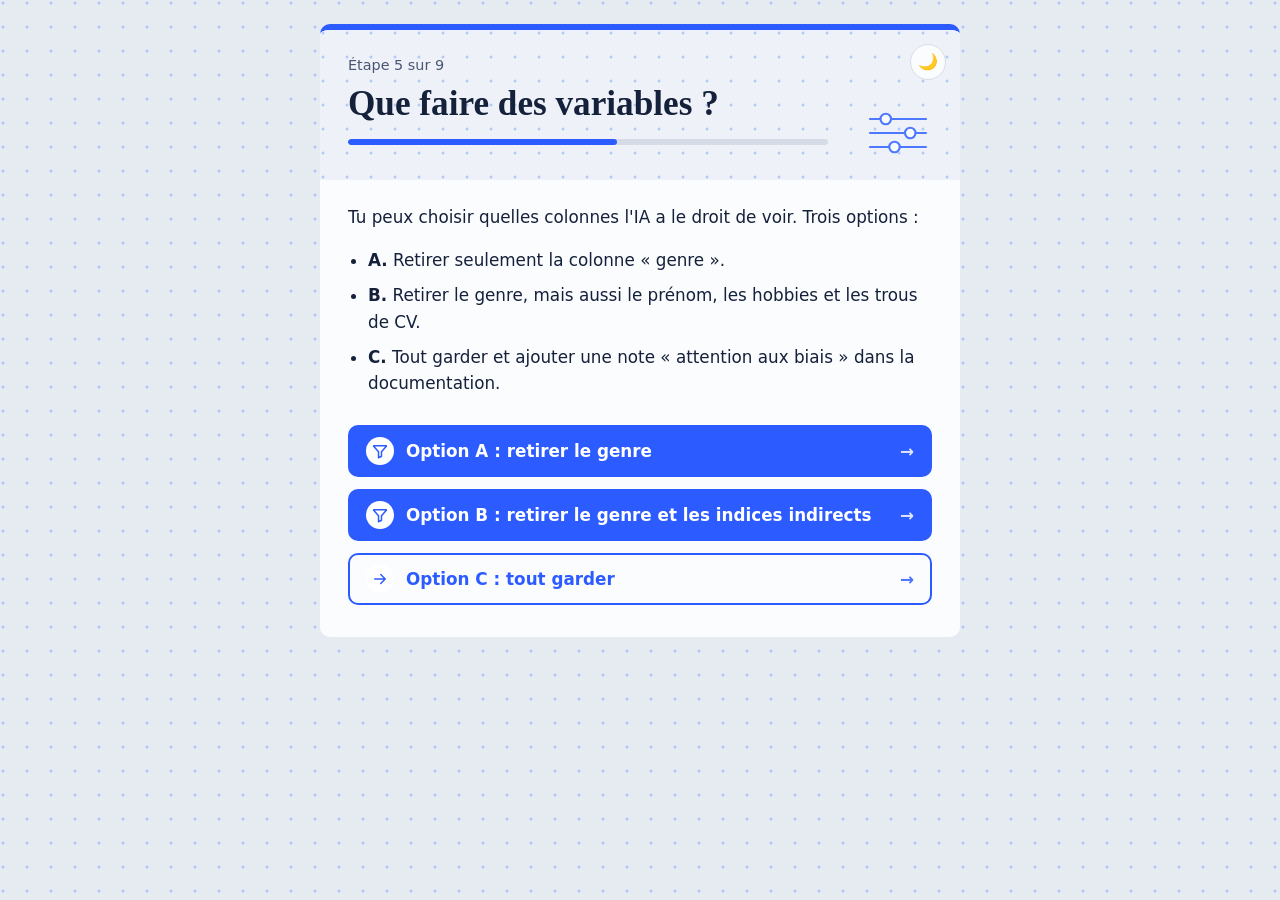
<file: pages/variables.html>
<!DOCTYPE html>
<html lang="fr">
<head>
  <meta charset="UTF-8">
  <meta name="viewport" content="width=device-width, initial-scale=1">
  <title>Que faire des variables ? | Survie contre le Biais</title>
  <link rel="stylesheet" href="../style.css">
  <script src="../theme.js"></script>
</head>
<body>
  <main class="carte">
    <header>
      <button class="theme-bouton" type="button" aria-label="Passer en mode nuit">🌙</button>
      <p class="etape">Étape 5 sur 9</p>
      <h1>Que faire des variables ?</h1>
      <div class="progression" role="progressbar" aria-label="Progression" aria-valuenow="5" aria-valuemin="0" aria-valuemax="9"><span style="--v:56%"></span></div>
      <img class="vignette" src="../assets/backgrounds/vignette-curseurs.svg" alt="">
    </header>
    <section class="scene">
      <p>Tu peux choisir quelles colonnes l'IA a le droit de voir. Trois options :</p>
      <ul>
        <li><strong>A.</strong> Retirer seulement la colonne « genre ».</li>
        <li><strong>B.</strong> Retirer le genre, mais aussi le prénom, les hobbies et les trous de CV.</li>
        <li><strong>C.</strong> Tout garder et ajouter une note « attention aux biais » dans la documentation.</li>
      </ul>
    </section>
    <nav class="choix" aria-label="Tes choix">
      <a class="bouton" href="genre-seul.html">
        <img class="icone" src="../assets/icons/filtre.svg" alt="">
        Option A : retirer le genre
      </a>
      <a class="bouton" href="proxys.html">
        <img class="icone" src="../assets/icons/filtre.svg" alt="">
        Option B : retirer le genre et les indices indirects
      </a>
      <a class="bouton secondaire" href="fin-scandale.html">
        <img class="icone" src="../assets/icons/fleche.svg" alt="">
        Option C : tout garder
      </a>
    </nav>
  </main>
</body>
</html>
</file>
<file: style.css>
/* =====================================================
   style.css : le seul fichier de style du jeu.
   Toutes les pages le chargent avec :
   <link rel="stylesheet" href="style.css">   (index.html)
   <link rel="stylesheet" href="../style.css"> (dossier pages/)
   Modifie les couleurs ci-dessous et tout le site change !
   ===================================================== */

/* 1. Les couleurs du MODE JOUR (variables) */
:root {
  --fond: #e6ebf2;          /* fond de la page */
  --papier: #fbfcfe;        /* fond de la carte centrale */
  --encre: #15213b;         /* couleur du texte */
  --encre-douce: #4a5671;   /* texte secondaire */
  --accent: #2c5bff;        /* bordure du haut de la carte */
  --bouton: #2c5bff;        /* boutons principaux */
  --bouton-survol: #1c44d6; /* boutons principaux au survol */
  --lien: #2c5bff;          /* texte et contour des boutons secondaires */
  --alerte: #d62f6b;        /* biais, danger */
  --ok: #1d8a5a;            /* bonne fin */
  --ambre: #b87800;         /* fin moyenne */
  --bloc: #eef2f8;          /* bandeau du titre, tableau, scores */
  --ligne: #d5dce8;         /* petites bordures */
  --bloc-info: #eef2ff;     /* bloc "À retenir" */
  --bloc-alerte: #fff0f5;   /* bloc "À retenir" rouge */
  --rayon: 10px;            /* arrondi des coins */
}

/* 2. Les couleurs du MODE NUIT
   Quand theme.js ajoute data-theme="dark" sur la page, ces valeurs
   remplacent celles du dessus. Le reste du CSS ne change pas. */
[data-theme="dark"] {
  color-scheme: dark;       /* barres de défilement sombres */
  --fond: #0f1420;
  --papier: #171e2e;
  --encre: #e8ecf5;
  --encre-douce: #9aa6c0;
  --accent: #4d78ff;
  --bouton: #3d68f5;
  --bouton-survol: #5a82ff;
  --lien: #8fa8ff;
  --alerte: #ff5c8a;
  --ok: #2fb67c;
  --ambre: #e0a526;
  --bloc: #1f2840;
  --ligne: #2c3650;
  --bloc-info: #1c2644;
  --bloc-alerte: #2e1a28;
}

/* 3. Réglages de base pour toute la page */
* { box-sizing: border-box; }

body {
  margin: 0;
  padding: 24px 16px;
  background-color: var(--fond);
  background-image: url("assets/backgrounds/points-bleus.svg"); /* motif par défaut */
  color: var(--encre);
  font-family: system-ui, -apple-system, "Segoe UI", sans-serif;
  font-size: 1.05rem;
  line-height: 1.6;
}

/* Changement de couleur en douceur (sauf si l'animation est désactivée) */
@media (prefers-reduced-motion: no-preference) {
  body, .carte, .theme-bouton { transition: background-color 0.2s, color 0.2s, border-color 0.2s; }
  .bouton { transition: background-color 0.2s, color 0.2s, border-color 0.2s, transform 0.15s; }
  .bouton:hover { transform: translateX(3px); }   /* le bouton glisse un peu au survol */

  /* Apparition en douceur : la carte puis chaque bloc de la scène */
  .carte { animation: monter 0.5s ease both; }
  .scene > * { animation: monter 0.5s ease both; }
  .scene > *:nth-child(2) { animation-delay: 0.08s; }
  .scene > *:nth-child(3) { animation-delay: 0.16s; }
  .scene > *:nth-child(4) { animation-delay: 0.24s; }
  .jauge { animation: remplir 1s 0.35s ease both; } /* les jauges se remplissent */

  @keyframes monter  { from { opacity: 0; transform: translateY(12px); } }
  @keyframes remplir { from { width: 0; } }
}

/* 4. La carte centrale qui contient chaque page */
.carte {
  position: relative;        /* sert à placer le bouton jour/nuit */
  overflow: hidden;          /* arrondit aussi le bandeau du titre */
  max-width: 640px;          /* largeur maximum du texte */
  margin: 0 auto;            /* centre la carte */
  background: var(--papier);
  color: var(--encre);       /* texte toujours lisible, jour ou nuit */
  padding: 32px 28px;
  border-radius: var(--rayon);
  border-top: 6px solid var(--accent);
}

/* La bordure du haut change de couleur selon la page */
body.danger .carte { border-top-color: var(--alerte); }
body.reussite .carte { border-top-color: var(--ok); }
body.mitige .carte { border-top-color: var(--ambre); }

/* 5. Les ambiances : un motif de fond par type de scène.
   Le même motif apparaît derrière la page ET dans le bandeau du titre. */
.carte > header {
  position: relative;        /* sert à placer la vignette */
  min-height: 150px;
  margin: -32px -28px 24px;  /* le bandeau occupe toute la largeur de la carte */
  padding: 24px 28px 20px;
  background-color: var(--bloc);
  background-image: url("assets/backgrounds/points-bleus.svg");
}
body.accueil, body.accueil .carte > header { background-image: url("assets/backgrounds/grille.svg"); }
body.danger, body.danger .carte > header { background-image: url("assets/backgrounds/rayures-rose.svg"); }
body.reussite, body.reussite .carte > header { background-image: url("assets/backgrounds/cercles-verts.svg"); }
body.mitige, body.mitige .carte > header { background-image: url("assets/backgrounds/points-ambre.svg"); }

/* 6. Le bouton jour / nuit (en haut à droite de la carte) */
.theme-bouton {
  position: absolute;
  top: 14px;
  right: 14px;
  width: 36px;
  height: 36px;
  border-radius: 50%;        /* cercle */
  border: 1px solid var(--ligne);
  background: var(--papier);
  color: var(--encre);
  font-size: 1rem;
  line-height: 1;
  cursor: pointer;
}
.theme-bouton:hover { border-color: var(--accent); }
.theme-bouton:focus-visible { outline: 3px solid var(--encre); outline-offset: 2px; }

/* 7. La barre de progression et la vignette du bandeau */
.progression {
  height: 6px;
  margin: 14px 104px 0 0;    /* s'arrête avant la vignette */
  border-radius: 99px;
  background: var(--ligne);
  overflow: hidden;
}
.progression span {
  display: block;
  height: 100%;
  width: var(--v);           /* la largeur vient de style="--v:33%" dans le HTML */
  background: var(--accent);
  border-radius: 99px;
}
.vignette {
  position: absolute;
  right: 20px;
  bottom: 12px;
  width: 84px;
  height: auto;
}

/* 8. Les textes */
h1 {
  font-family: Georgia, "Times New Roman", serif;
  font-size: 2.2rem;
  line-height: 1.2;
  margin: 6px 0 0;
  padding-right: 100px;      /* laisse la place à la vignette */
  text-wrap: balance;        /* coupe les titres de façon équilibrée */
}

.etape {
  margin: 0;
  color: var(--encre-douce);
  font-size: 0.9rem;
}

p { margin: 0 0 16px; }

ul { padding-left: 20px; margin: 0 0 16px; }
li { margin-bottom: 8px; }

/* 9. Le tableau de données (page "donnees") */
table {
  width: 100%;
  border-collapse: collapse;
  margin-bottom: 16px;
  font-size: 0.95rem;
}
th, td {
  text-align: left;
  padding: 8px 10px;
  border-bottom: 1px solid var(--ligne);
}
th { background: var(--bloc); }

/* 10. Le bloc "À retenir" */
.retenir {
  background: var(--bloc-info);
  border-left: 5px solid var(--accent);
  padding: 14px 16px;
  margin: 24px 0;
  border-radius: 0 var(--rayon) var(--rayon) 0;
}
.retenir strong { display: block; margin-bottom: 4px; }

/* Variante rouge pour les avertissements */
.retenir.danger {
  background: var(--bloc-alerte);
  border-left-color: var(--alerte);
}

/* 11. Les scores en jauges (la barre se remplit) */
.barres { display: grid; gap: 10px; margin: 0 0 20px; }
.barre {
  display: grid;
  grid-template-columns: 64px 1fr 56px;   /* nom | barre | score */
  align-items: center;
  gap: 10px;
  font-size: 0.95rem;
}
.piste { height: 14px; border-radius: 99px; background: var(--ligne); overflow: hidden; }
.jauge {
  display: block;
  height: 100%;
  width: var(--v);           /* ex : style="--v:84%" */
  border-radius: 99px;
  background: var(--accent);
}
.barre.bas .jauge { background: var(--alerte); }   /* score nettement plus bas */
.barre b { text-align: right; }

/* 12. Les bulles de dialogue */
.dialogue { display: flex; gap: 12px; align-items: flex-start; margin: 0 0 16px; }
.avatar {
  flex: none;
  width: 40px;
  height: 40px;
  display: grid;
  place-items: center;       /* centre la lettre */
  border-radius: 50%;
  background: var(--bouton);
  color: #fff;
  font-weight: 700;
}
.bulle { background: var(--bloc); border-radius: 4px 14px 14px 14px; padding: 10px 14px; }
.bulle p { margin: 0; }
.bulle cite { display: block; margin-top: 2px; font-size: 0.8rem; font-style: normal; color: var(--encre-douce); }

/* 13. Les boutons de choix (icône + texte) */
.choix {
  display: flex;
  flex-direction: column;  /* un bouton par ligne */
  gap: 12px;
  margin-top: 28px;
}

.bouton {
  display: flex;
  align-items: center;     /* icône et texte alignés au centre */
  gap: 12px;
  padding: 12px 18px;
  background: var(--bouton);
  color: #fff;
  text-decoration: none;   /* enlève le soulignement */
  border-radius: var(--rayon);
  font-weight: 600;
}
.bouton::after { content: "\2192"; margin-left: auto; opacity: 0.85; }   /* flèche à droite */

/* L'icône : un trait bleu dans une pastille blanche (visible partout) */
.icone {
  width: 28px;
  height: 28px;
  padding: 5px;
  background: #fff;
  border-radius: 50%;
  flex: none;              /* l'icône ne se rétrécit pas */
}

/* Survol de la souris + navigation au clavier */
.bouton:hover { background: var(--bouton-survol); }
.bouton:focus-visible { outline: 3px solid var(--encre); outline-offset: 2px; }

/* Bouton secondaire : contour seulement */
.bouton.secondaire {
  background: transparent;
  color: var(--lien);
  border: 2px solid var(--lien);
  padding: 10px 16px;      /* compense la bordure de 2px */
}
.bouton.secondaire:hover { background: var(--bloc-info); }

/* 14. Les étoiles de fin */
.etoiles {
  font-size: 1.6rem;
  letter-spacing: 4px;
  margin: 0 0 16px;
}

/* 15. Lexique */
dt { font-weight: 700; margin-top: 16px; }
dd { margin: 4px 0 0; color: var(--encre-douce); }

/* 16. Petits écrans (téléphone) */
@media (max-width: 480px) {
  .carte { padding: 24px 18px; }
  .carte > header { margin: -24px -18px 20px; padding: 20px 18px 16px; min-height: 128px; }
  h1 { font-size: 1.6rem; padding-right: 76px; }
  .vignette { width: 64px; right: 14px; }
  .progression { margin-right: 80px; }
}
</file>
